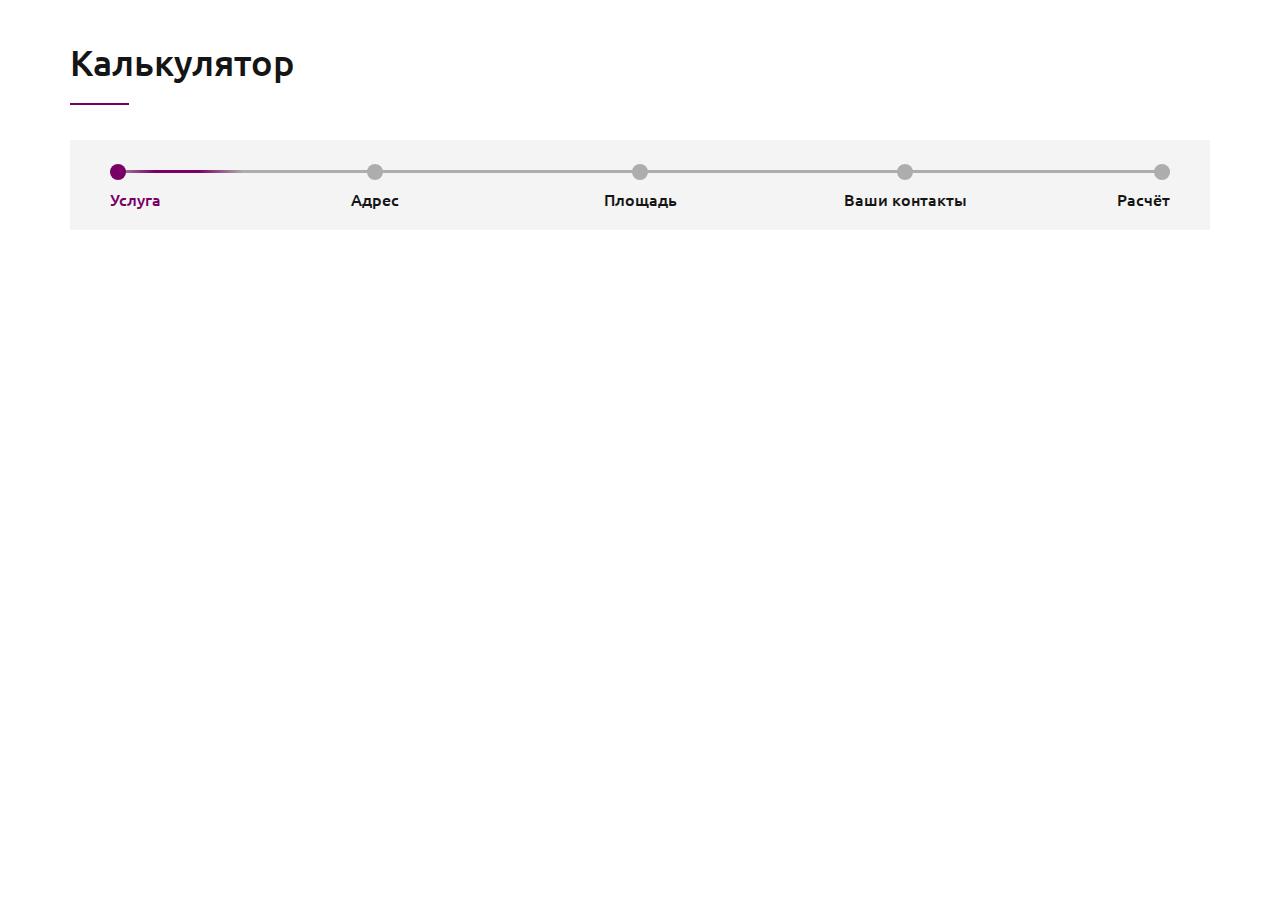
<file: calculator/index.html>
<!DOCTYPE html>
<html lang="ru">
<head>
    <meta charset="UTF-8">
    <title>Калькулятор услуг</title>
    <meta name="viewport" content="width=device-width, initial-scale=1.0">
    <meta http-equiv="X-UA-Compatible" content="ie=edge">
    <link rel="stylesheet" href="./css/style.css">
</head>
<body>
    <div class="container">
        <h1 class="title">Калькулятор</h1>

        <div class="steps-points">
            <ul>
                <li class="point current">Услуга</li>
                <li class="point">Адрес</li>
                <li class="point">Площадь</li>
                <li class="point">Ваши контакты</li>
                <li class="point">Расчёт</li>
            </ul>
        </div>

        <div class="steps-points-mobile">
            <div class="point-mobile-current">Услуга</div>
            <ul class="points-mobile-list hidden">
                <li class="point-mobile current">Услуга</li>
                <li class="point-mobile">Адрес</li>
                <li class="point-mobile">Площадь</li>
                <li class="point-mobile">Ваши контакты</li>
                <li class="point-mobile">Расчёт</li>
            </ul>
        </div>

        <form class="steps-wrap" action="">
            <div class="step step-one active">
                <h2 class="step-title">Укажите какие услуги вам нужны</h2>

                <div class="element-wrap">
                    <img src="./img/service1.jpg" alt="">
                    <input type="checkbox" id="service1" name="service1" value="Подготовка технического плана">
                    <label for="service1">Подготовка технического плана</label>
                </div>

                <div class="element-wrap">
                    <img src="./img/service2.jpg" alt="">
                    <input type="checkbox" id="service2" name="service2" value="Вынос границ участка в натуру">
                    <label for="service2">Вынос границ участка в натуру</label>
                </div>

                <div class="element-wrap">
                    <img src="./img/service3.jpg" alt="">
                    <input type="checkbox" id="service3" name="service3" value="Подготовка межевого плана">
                    <label for="service3">Подготовка межевого плана</label>                    
                </div>

                <div class="element-wrap">
                    <img src="./img/service4.jpg" alt="">
                    <input type="checkbox" id="service4" name="service4" value="Исполнительная съёмка">
                    <label for="service4">Исполнительная съёмка</label>                    
                </div>

                <div class="element-wrap">
                    <img src="./img/service5.jpg" alt="">
                    <input type="checkbox" id="service5" name="service5" value="Топографическая съёмка">
                    <label for="service5">Топографическая съёмка</label>                   
                </div>

                <div class="element-wrap">
                    <a class="question" href="#">?</a>
                    <a class="btn btn-forward" href="#">Дальше</a>
                </div>

            </div>

            <div class="step step-two hidden">
                <h2 class="step-title">Укажите адрес работ</h2>

                <div class="element-wrap">
                    <input type="text" placeholder="Например, г. Москва, ул. Примерная, 1" required="required">
                    <a class="question" href="#">?</a>
                </div>

                <div class="nav-links">
                    <a class="btn btn-back" href="#">Назад</a>
                    <a class="btn btn-forward" href="#">Дальше</a>
                </div>
            </div>

            <div class="step step-three hidden">
                <h2 class="step-title">Укажите площадь объекта в сотках</h2>

                <div class="element-wrap">
                    <input type="number" value="" required="required">
                    <input type="checkbox" class="custom-checkbox" id="docs" name="docs" value="Подать документы" checked required="required">
                    <label for="docs">Подать документы</label>  
                </div>

                <div class="element-wrap">
                    <a class="question" href="#">?</a>
                </div>

                <div class="nav-links">
                    <a class="btn btn-back" href="#">Назад</a>
                    <a class="btn btn-forward" href="#">Дальше</a>
                </div>
            </div>

            <div class="step step-four hidden">
                <h2 class="step-title">Оставьте свои данные для расчёта суммы</h2>

                <div class="element-wrap">
                    <div class="inputs-group">
                        <input type="text" placeholder="Имя" required="required">
                        <input type="text" placeholder="Телефон" required="required">
                        <textarea name="comment" placeholder="Комментарий"></textarea>
                    </div>

                    <div class="checkboxes-group">
                        <input type="checkbox" class="custom-checkbox" id="call" name="call" value="Позвонить на телефон" checked>
                        <label for="call">Позвонить на телефон</label> 

                        <input type="checkbox" class="custom-checkbox" id="whatsapp" name="whatsapp" value="Отправить сообщение в WhatsApp">
                        <label for="whatsapp">Отправить сообщение в WhatsApp</label> 

                        <input type="checkbox" class="custom-checkbox" id="viber" name="viber" value="Отправить сообщение в Viber">
                        <label for="viber">Отправить сообщение в Viber</label> 
                    </div> 
                </div>

                <div class="element-wrap">
                    <a class="question" href="#">?</a>
                </div>

                <div class="element-wrap w100">
                    <input type="checkbox" class="custom-checkbox" id="agree" name="agree" value="Согласие с политикой персональных данных" checked required="required">
                    <label for="agree">Согласие с <a class="agreement" href="#">Политикой персональных данных</a></label>  
                </div>

                <div class="nav-links">
                    <a class="btn btn-back" href="#">Назад</a>
                    <button type="submit" class="btn btn-forward" href="#">Дальше</button>
                </div>
            </div>

            <div class="step step-five hidden">
                <h2 class="step-title">Примерная сумма проекта</h2>

                <div class="result">
                    <div class="user-data">
                        <p><span>1. Услуга:</span> <span>Исполнительная съёмка</span></p>
                        <p><span>По адресу:</span> <span>Москва, МО</span></p>
                        <p><span>Площадь:</span> <span>21 сотка</span></p>
                    </div>
                    <div class="price">
                        <p><span>Ориентировочная стоимость услуги:</span> <span class="crossed-out">10 000 р.</span></p>
                        <p><span>Скидка:</span> <span class="primary-color">10%</span></p>
                        <p><span>Стоимость услуги с учетом скидки:</span> <span class="primary-color">9 000 р.</span></p>
                    </div>
                    <div class="discount">
                        <p><span>Акция:</span> <span class="primary-color larger-font">Геоакция на Март</span></p>
                        <div class="total-price-link">
                            <a href="#">Ориентировочный бюджет проекта с учетом скидки:</a>      
                            <a class="down-arrow" href="#">&darr;</a>
                        </div>
                    </div>
                </div>

                <div class="result">
                    <div class="user-data">
                        <p><span>2. Услуга:</span> <span>Исполнительная съёмка</span></p>
                        <p><span>По адресу:</span> <span>Москва, МО</span></p>
                        <p><span>Площадь:</span> <span>21 сотка</span></p>
                    </div>
                    <div class="price">
                        <p><span>Ориентировочная стоимость услуги:</span> <span class="primary-color">10 000 р.</span></p>
                    </div>
                    <div class="discount discount-empty">
                    </div>
                </div>

                <div class="result">
                    <div class="user-data">
                        <p><span>3. Услуга:</span> <span>Исполнительная съёмка</span></p>
                        <p><span>По адресу:</span> <span>Москва, МО</span></p>
                        <p><span>Площадь:</span> <span>21 сотка</span></p>
                    </div>
                    <div class="price">
                        <p><span>Ориентировочная стоимость услуги:</span> <span class="crossed-out">10 000 р.</span></p>
                        <p><span>Скидка:</span> <span class="primary-color">10%</span></p>
                        <p><span>Стоимость услуги с учетом скидки:</span> <span class="primary-color">9 000 р.</span></p>
                    </div>
                    <div class="discount">
                        <p><span>Акция:</span> <span class="primary-color larger-font">Скидка на всё 10%</span></p>
                    </div>
                </div>

                <div class="total-price">
                    <p><span>Ориентировочный бюджет проекта с учётом скидки:</span> <span>15 990 р.</span></p>                    
                </div>

                <div class="reset-form">
                    <button type="reset" class="btn btn-reset" href="#">Сделать ещё один расчёт</button>
                </div>
            </div>

        </form>
          
    </div> 

    <script src="./js/common.js"></script>
</body>
</html>
</file>
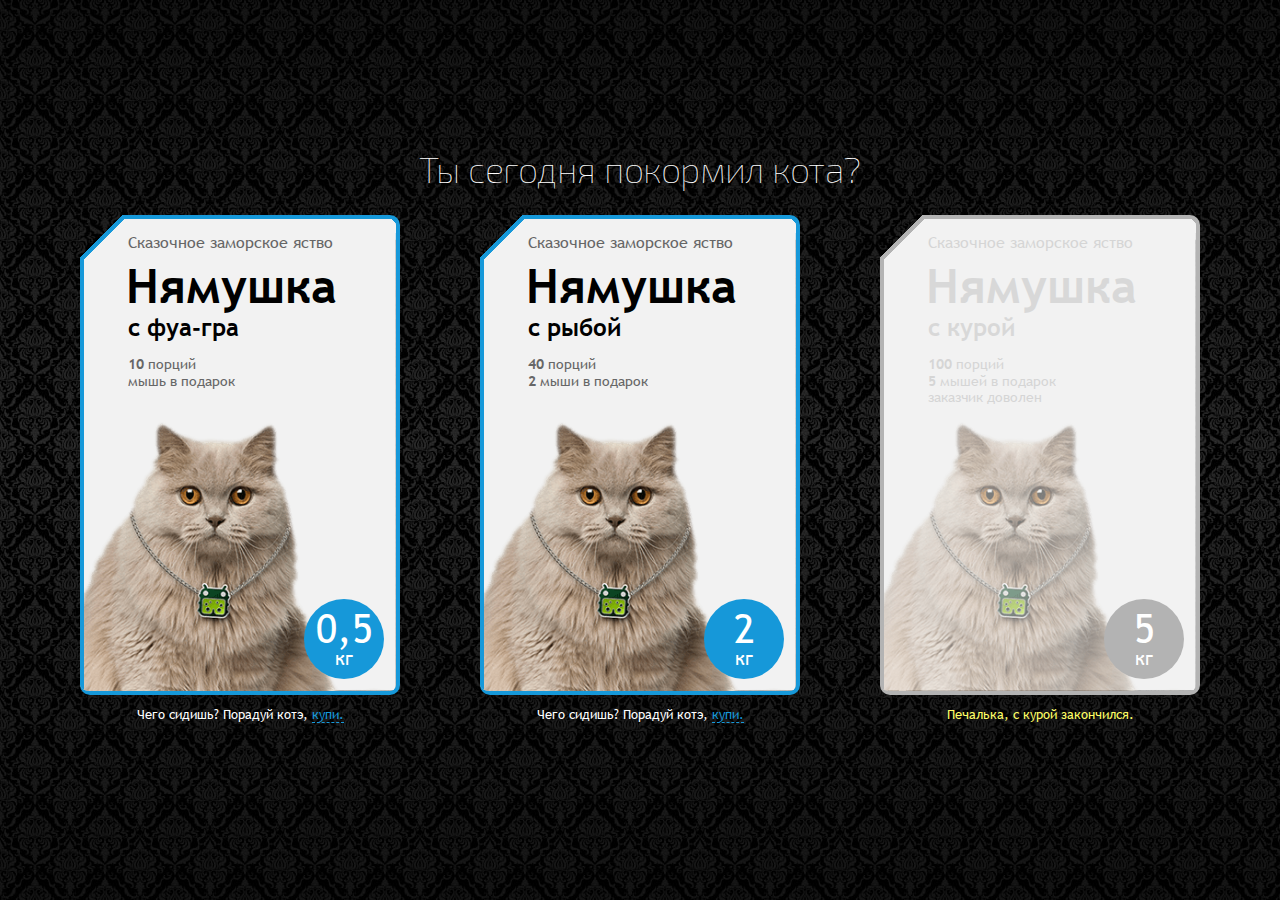
<file: fun/index.html>
<!DOCTYPE html>
<html lang="ru">

<head>
    <meta charset="UTF-8">
    <title>Тестовое задание Funbox</title>
    <meta name="description" content="">
    <meta name="viewport" content="width=device-width, initial-scale=1.0">
    <meta http-equiv="X-UA-Compatible" content="ie=edge">
    <link rel="stylesheet" href="css/style.css">
</head>

<body>
    <div class="content">
        <div class="container">
            <h1>Ты сегодня покормил кота?</h1>
            <div class="cards">
                <div class="card-col">
                    <div class="card">
                        <p class="legend">Сказочное заморское яство</p>
                        <h3>Нямушка <br/> <span>с фуа-гра</span></h3>
                        <p class="description"><span>10</span> порций</p>
                        <p class="description"><span></span> мышь в подарок</p>
                        <img src="./img/cat.png" alt="Кошка">
                        <div class="label-weight">0,5<span>кг</span></div>
                    </div>
                    <p class="comment">Чего сидишь? Порадуй котэ, <a href="#">купи.</a></p>
                    <p class="comment comment-selected hidden">Печень утки разварная с артишоками.</p>
                    <p class="comment comment-disabled hidden">Печалька, с фуа-гра закончился.</p>
                </div>
                <div class="card-col">
                    <div class="card">
                        <p class="legend">Сказочное заморское яство</p>
                        <h3>Нямушка <br/> <span>с рыбой</span></h3>
                        <p class="description"><span>40</span> порций</p>
                        <p class="description"><span>2</span> мыши в подарок</p>
                        <img src="./img/cat.png" alt="Кошка">
                        <div class="label-weight">2<span>кг</span></div>
                    </div>
                    <p class="comment">Чего сидишь? Порадуй котэ, <a href="#">купи.</a></p>
                    <p class="comment comment-selected hidden">Головы щучьи с чесноком да свежайшая сёмгушка.</p>
                    <p class="comment comment-disabled hidden">Печалька, с рыбой закончился.</p>
                </div>
                <div class="card-col">
                    <div class="card disabled">
                        <p class="legend">Сказочное заморское яство</p>
                        <h3>Нямушка <br/> <span>с курой</span></h3>
                        <p class="description"><span>100</span> порций</p>
                        <p class="description"><span>5</span> мышей в подарок</p>
                        <p class="description">заказчик доволен</p>
                        <img src="./img/cat.png" alt="Кошка">
                        <div class="label-weight">5<span>кг</span></div>
                    </div>
                    <p class="comment hidden">Чего сидишь? Порадуй котэ, <a href="#">купи.</a></p>
                    <p class="comment comment-selected hidden">Филе из цыплят с трюфелями в бульоне.</p>
                    <p class="comment comment-disabled">Печалька, с курой закончился. </p>
                </div>
            </div>
        </div>
    </div>
    <script src="js/common.js"></script>
</body>

</html>
</file>
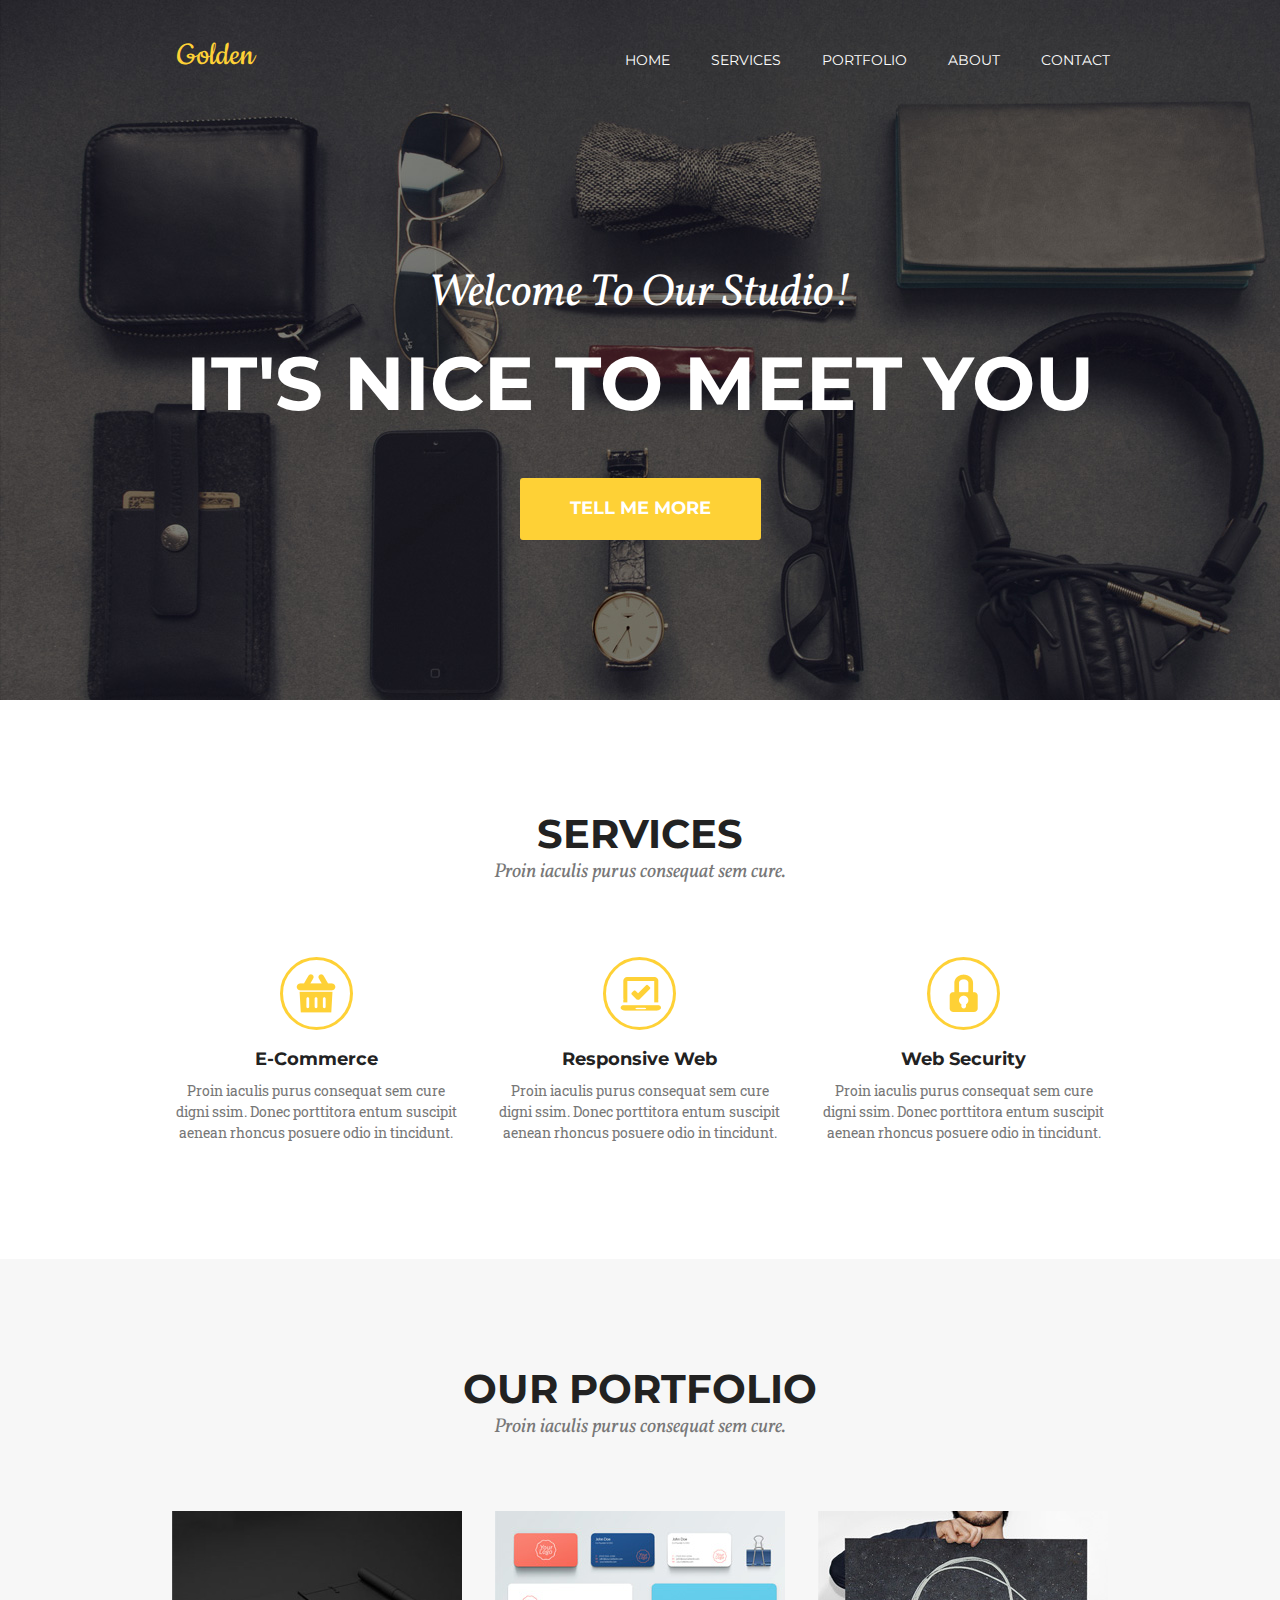
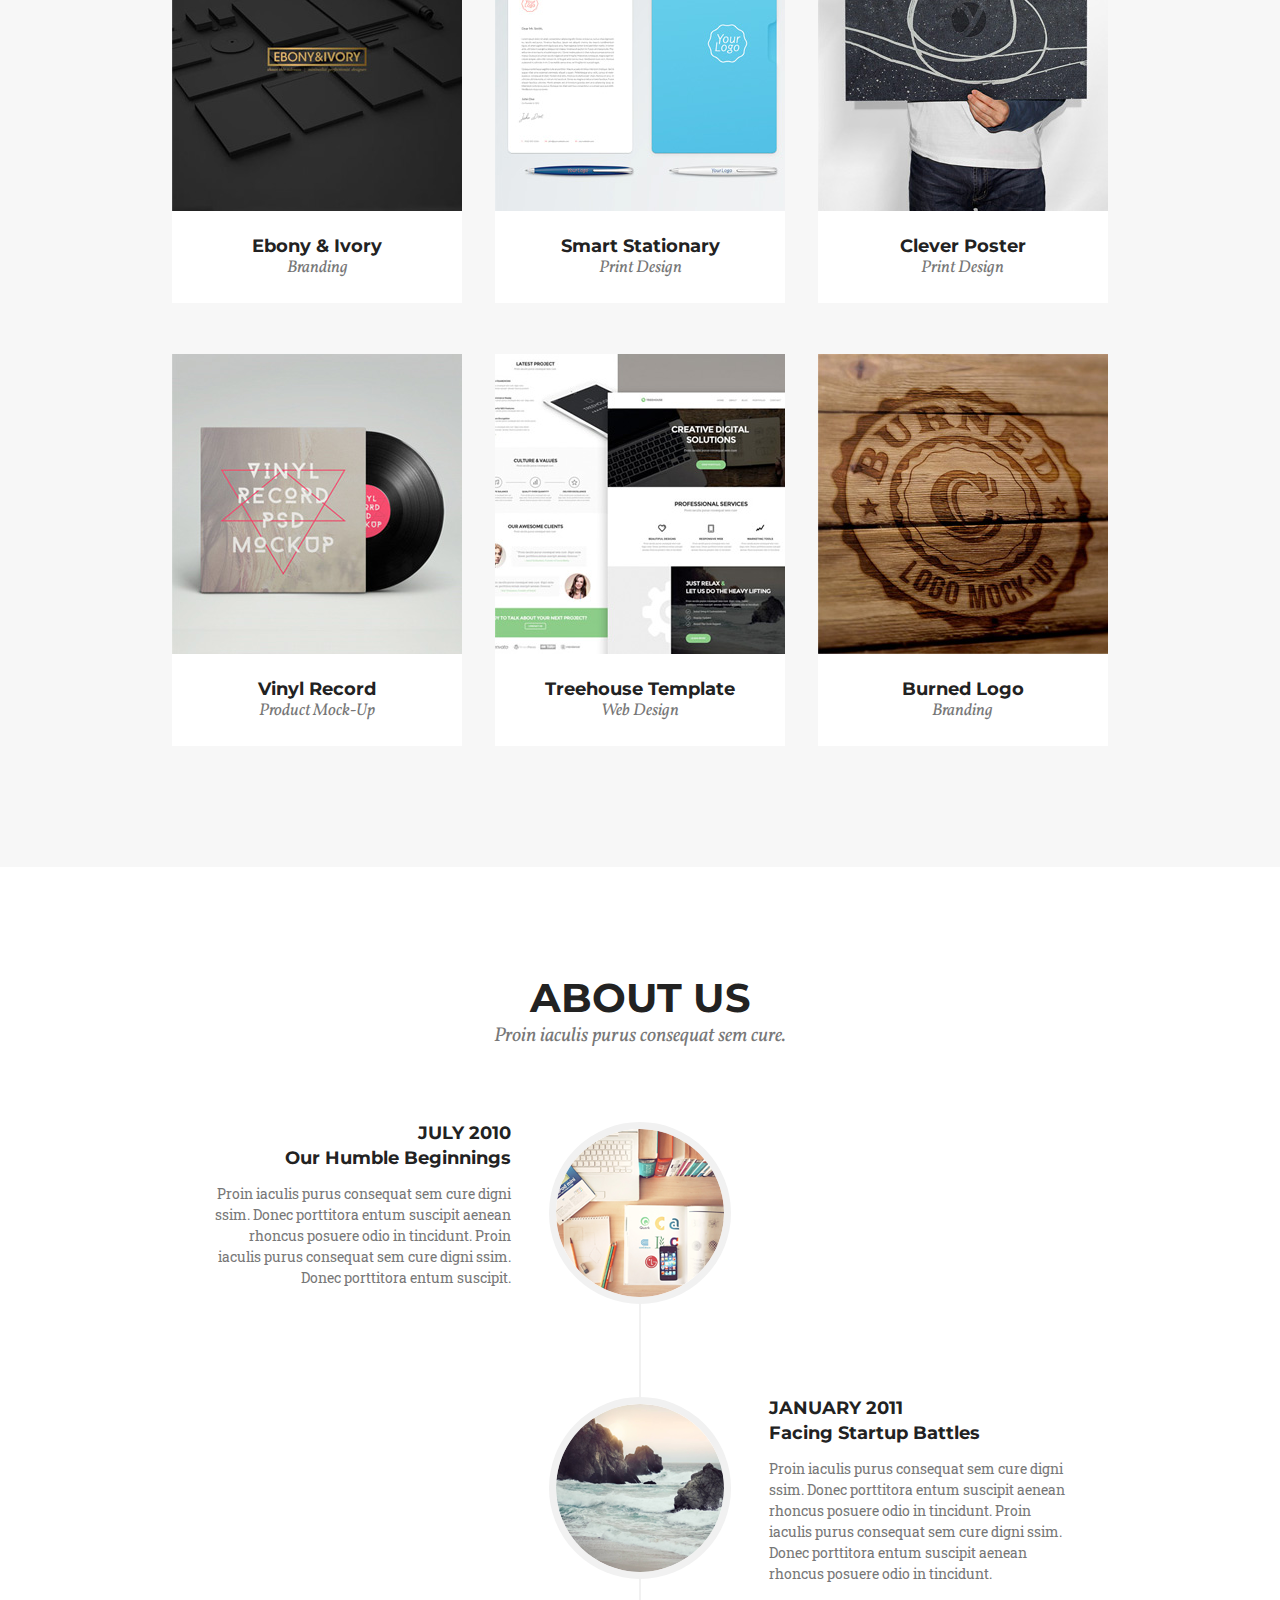
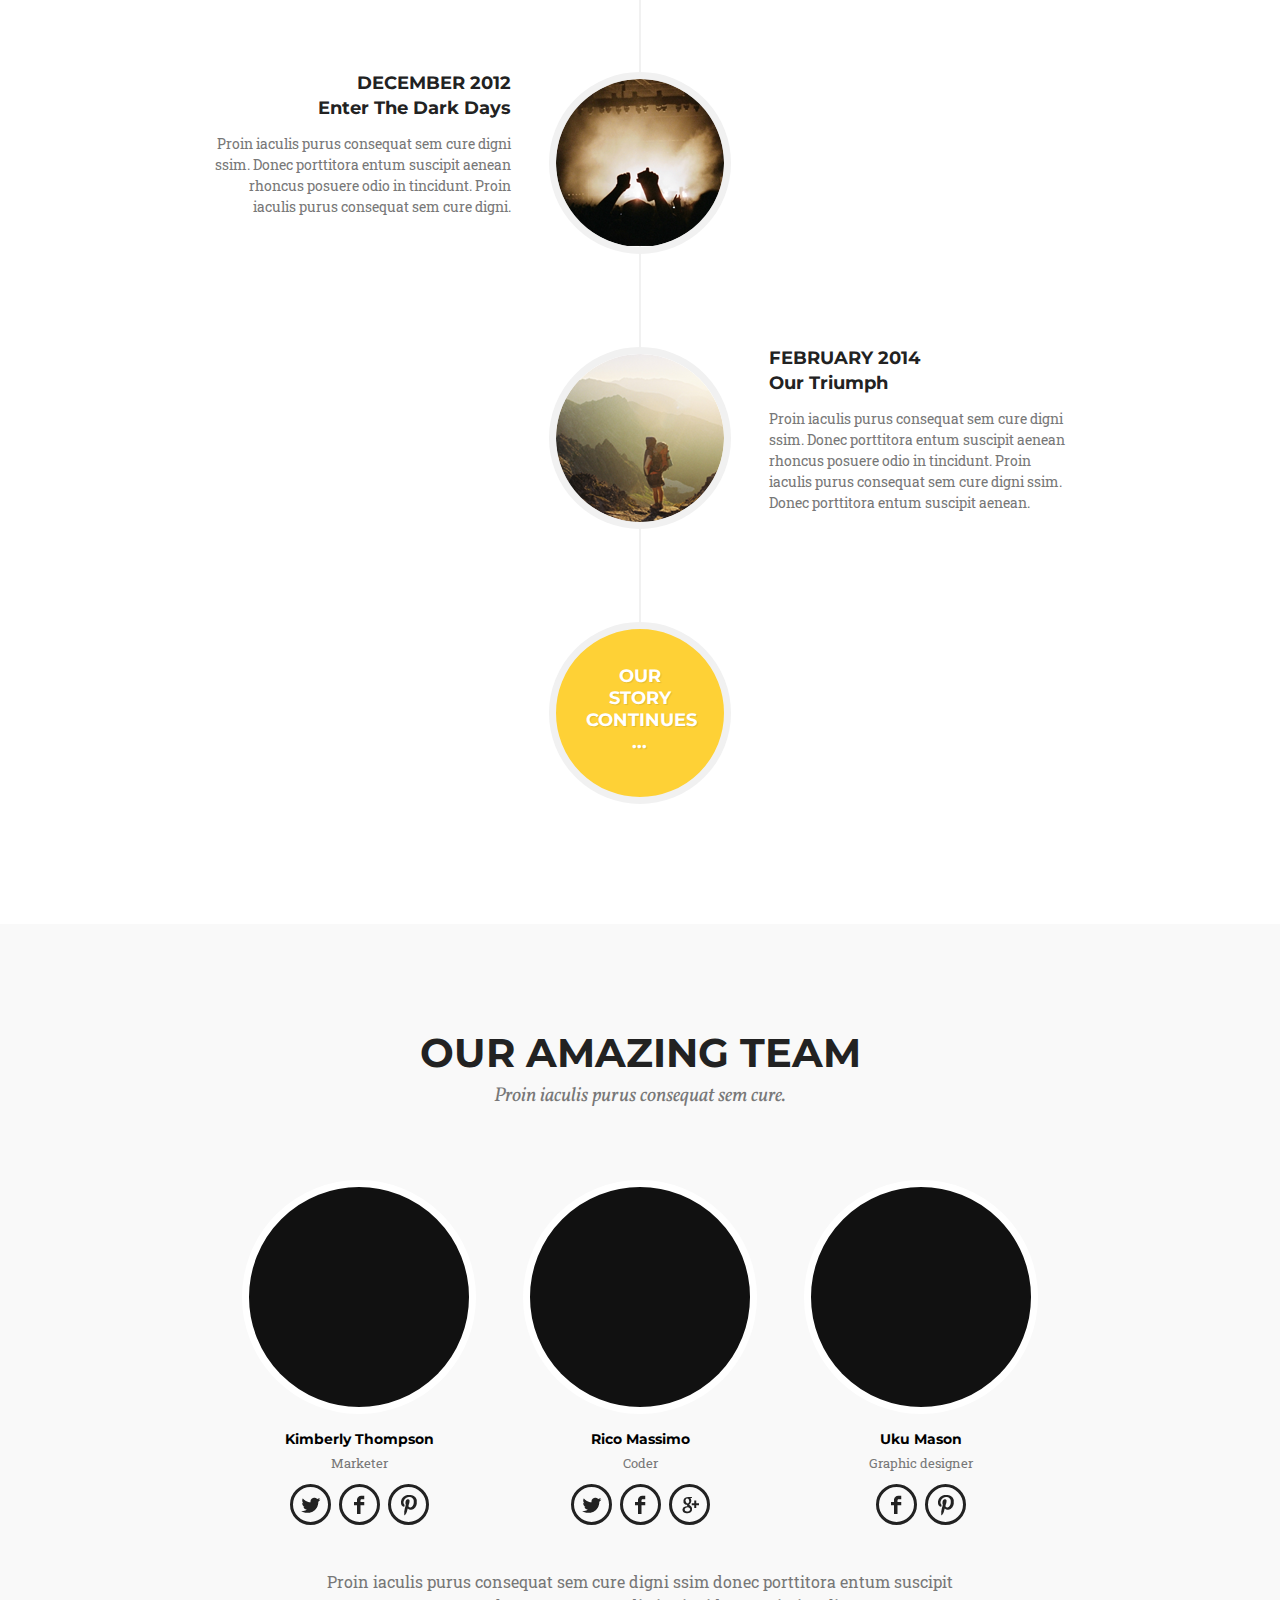
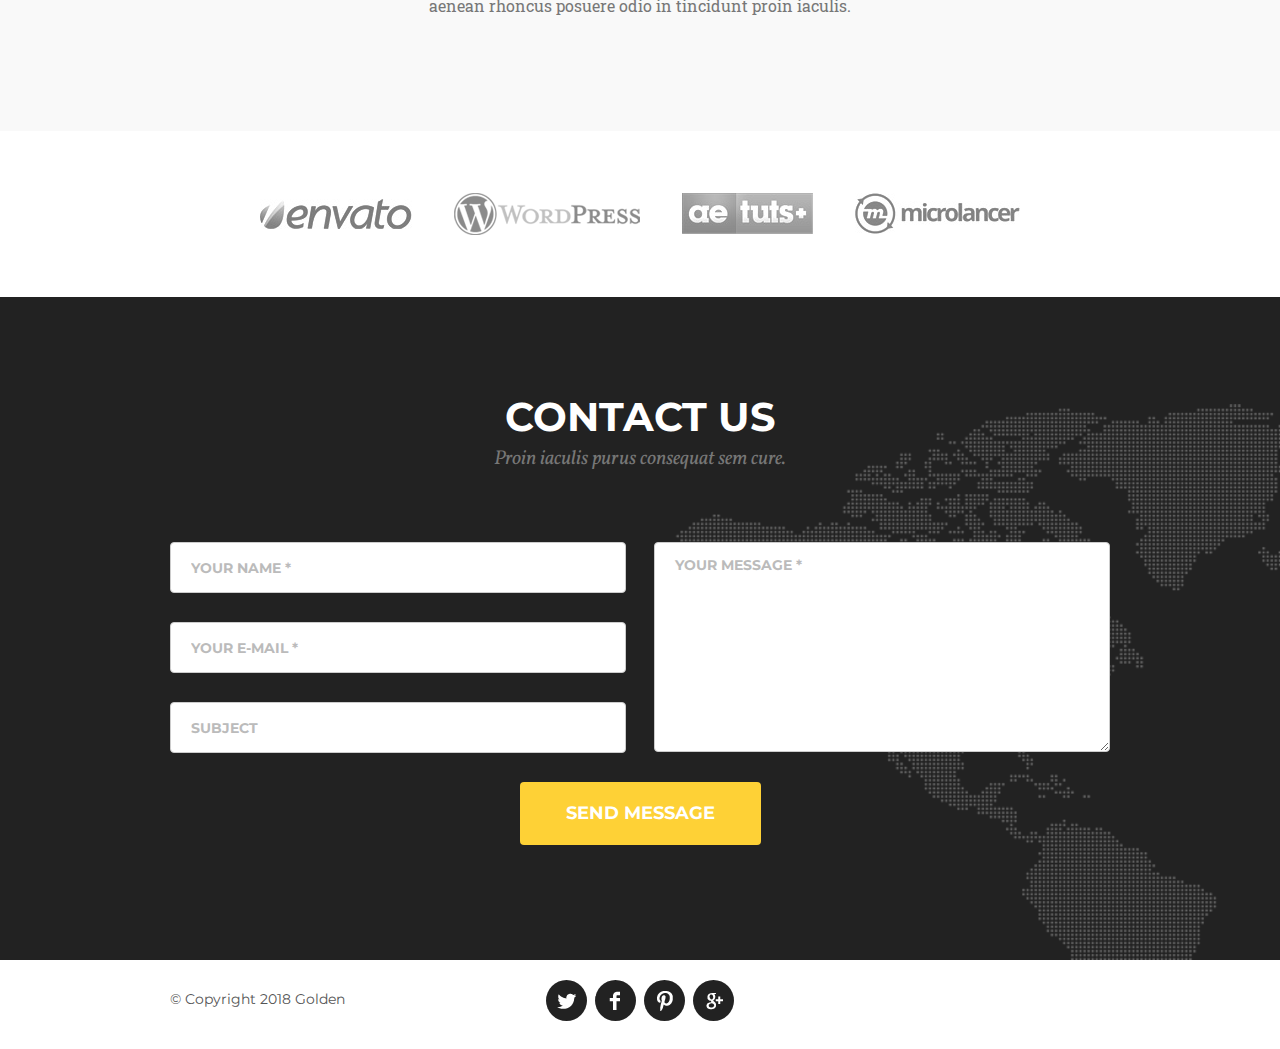
<file: golden/index.html>
<!DOCTYPE html>
<html lang="en">
<head>
	<meta charset="UTF-8">
	<title>Golden Studio</title>
	<link href="css/styles.css" rel="stylesheet">
	<link href="https://fonts.googleapis.com/css?family=Cookie" rel="stylesheet">
	<link href="https://fonts.googleapis.com/css?family=Montserrat:300,400,600,700&amp;subset=cyrillic" rel="stylesheet">
	<link href="https://fonts.googleapis.com/css?family=Vollkorn:400,400i" rel="stylesheet">
	<link href="https://fonts.googleapis.com/css?family=Roboto+Slab&amp;subset=cyrillic-ext" rel="stylesheet">
</head>
<body>
	<header>
		<div class="wrap">
			<p class="logo">Golden</p>
			<nav>
				<ul>
					<li>
						<a href="">Home</a>
					</li>
					<li>
						<a href="">Services</a>
					</li>
					<li>
						<a href="">Portfolio</a>
					</li>
					<li>
						<a href="">About</a>
					</li>
					<li>
						<a href="">Contact</a>
					</li>
				</ul>
			</nav>
			<h1>Welcome to our studio!</h1>
			<p class="title">It's nice to meet you</p>
			<a class="link" href="">Tell me more</a>
		</div>
	</header>

	<section id="services">
		<div class="wrap">
			<h2>Services</h2>
			<p class="subtitle">Proin iaculis purus consequat sem cure.</p>
			<div class="service">
				<div class="service-commerce"></div>
				<h3>E-commerce</h3>
				<p>Proin iaculis purus consequat sem cure digni ssim. Donec porttitora entum suscipit aenean rhoncus posuere odio in tincidunt.</p>
			</div>
			<div class="service center">
				<div class="service-web"></div>
				<h3>Responsive web</h3>
				<p>Proin iaculis purus consequat sem cure digni ssim. Donec porttitora entum suscipit aenean rhoncus posuere odio in tincidunt.</p>
			</div>
			<div class="service">
				<div class="service-security"></div>
				<h3>Web security</h3>
				<p>Proin iaculis purus consequat sem cure digni ssim. Donec porttitora entum suscipit aenean rhoncus posuere odio in tincidunt.</p>
			</div>
		</div>
	</section>

	<section id="portfolio">
		<div class="wrap">
			<h2>Our portfolio</h2>
			<p class="subtitle">Proin iaculis purus consequat sem cure.</p>
			<div class="item">
				<a href="">
					<img src="img/image1.jpg" alt="">
					<h3>Ebony &amp; Ivory</h3>
					<p class="item-subtitle">Branding</p>
				</a>
			</div>
			<div class="item">
				<a href="">
					<img src="img/image2.jpg" alt="">
					<h3>Smart stationary</h3>
					<p class="item-subtitle">Print design</p>
				</a>
			</div>
			<div class="item">
				<a href="">
					<img src="img/image3.jpg" alt="">
					<h3>Clever poster</h3>
					<p class="item-subtitle">Print design</p>
				</a>
			</div>
			<div class="item">
				<a href="">
					<img src="img/image4.jpg" alt="">
					<h3>Vinyl record</h3>
					<p class="item-subtitle">Product mock-up</p>
        </a>
			</div>
			<div class="item">
				<a href="">
					<img src="img/image5.jpg" alt="">
					<h3>Treehouse template</h3>
					<p class="item-subtitle">Web design</p>
        </a>
			</div>
			<div class="item">
				<a href="">
					<img src="img/image6.jpg" alt="">
					<h3>Burned logo</h3>
					<p class="item-subtitle">Branding</p>
        </a>
			</div>
	  </div>
	</section>

	<section id="about">
		<div class="wrap">
			<h2>About us</h2>
			<p class="subtitle">Proin iaculis purus consequat sem cure.</p>
			<div class="wrap-items">
				<div class="about-item">
					<div class="about-left">
						<h4>July 2010</h4>
						<p class="about-item-subtitle">Our humble beginnings</p>
						<p>Proin iaculis purus consequat sem cure digni ssim. Donec porttitora entum suscipit aenean rhoncus posuere odio in tincidunt. Proin iaculis purus consequat sem cure digni ssim. Donec porttitora entum suscipit.</p>
					</div>
					<div class="about-center">
						<img src="img/about-img1.png" alt="">
					</div>
					<div class="about-right"></div>
				</div>
				<div class="about-item">
					<div class="about-left"></div>
					<div class="about-center">
						<img src="img/about-img2.png" alt="">
					</div>
					<div class="about-right">
						<h4>January 2011</h4>
						<p class="about-item-subtitle">Facing startup battles</p>
						<p>Proin iaculis purus consequat sem cure digni ssim. Donec porttitora entum suscipit aenean rhoncus posuere odio in tincidunt. Proin iaculis purus consequat sem cure digni ssim. Donec porttitora entum suscipit aenean rhoncus posuere odio in tincidunt.</p>
					</div>
				</div>
				<div class="about-item">
					<div class="about-left">
						<h4>December 2012</h4>
						<p class="about-item-subtitle">Enter the dark days</p>
						<p>Proin iaculis purus consequat sem cure digni ssim. Donec porttitora entum suscipit aenean rhoncus posuere odio in tincidunt. Proin iaculis purus consequat sem cure digni.</p>
					</div>
					<div class="about-center">
						<img src="img/about-img3.png" alt="">
					</div>
					<div class="about-right"></div>
				</div>
				<div class="about-item">
					<div class="about-left"></div>
					<div class="about-center">
						<img src="img/about-img4.png" alt="">
					</div>
					<div class="about-right">
						<h4>February 2014</h4>
						<p class="about-item-subtitle">Our triumph</p>
						<p>Proin iaculis purus consequat sem cure digni ssim. Donec porttitora entum suscipit aenean rhoncus posuere odio in tincidunt. Proin iaculis purus consequat sem cure digni ssim. Donec porttitora entum suscipit aenean.</p>
					</div>
				</div>
				<div class="about-item">
					<div class="about-center">
						<h4>Our story continues ...</h4>
					</div>
				</div>
			</div>
		</div>
	</section>

	<section id="team">
		<div class="wrap">
			<h2>Our amazing team</h2>
			<p class="subtitle">Proin iaculis purus consequat sem cure.</p>
			<div class="person">
				<div class="person-photo"></div>
				<p>Kimberly Thompson</p>
				<p class="prof">Marketer</p>
				<a href="">
					<div class="icon-twitter"></div>
				</a>
        <a href="">
					<div class="icon-facebook"></div>
				</a>
        <a href="">
					<div class="icon-pinterest"></div>
				</a>
			</div>
			<div class="person">
				<div class="person-photo"></div>
				<p>Rico Massimo</p>
				<p class="prof">Coder</p>
				<a href="">
					<div class="icon-twitter"></div>
				</a>
				<a href="">
					<div class="icon-facebook"></div>
				</a>
        <a href="">
					<div class="icon-google"></div>
				</a>
			</div>
			<div class="person">
				<div class="person-photo"></div>
				<p>Uku Mason</p>
				<p class="prof">Graphic designer</p>
				<a href="">
					<div class="icon-facebook"></div>
				</a>
				<a href="">
					<div class="icon-pinterest"></div>
				</a>
			</div>
			<p class="team-text">Proin iaculis purus consequat sem cure  digni ssim donec porttitora entum suscipit aenean rhoncus posuere odio in tincidunt proin iaculis.</p>
		</div>
	</section>

	<div class="logos">
		<img src="img/logo-partner1.jpg" alt="">
		<img src="img/logo-partner2.png" alt="">
		<img src="img/logo-partner3.jpg" alt="">
		<img src="img/logo-partner4.jpg" alt="">
	</div>

	<section id="contact">
		<div class="wrap">
			<h2>Contact us</h2>
			<p class="subtitle">Proin iaculis purus consequat sem cure.</p>
			<form action="send.php">
				<div class="fields">
					<div class="field">
						<input type="text" name="name" required placeholder="Your name *">
					</div>
					<div class="field">
						<input type="text" name="email" required placeholder="Your e-mail *">
					</div>
					<div class="field">
						<input type="text" name="subject" placeholder="Subject">
					</div>
				</div>
				<div class="fields">
					<textarea name="message" required placeholder="Your message *"></textarea>
				</div>
        <input type="submit" value="Send message">
			</form>
		</div>
	</section>

	<footer>
		<div class="wrap">
			<div class="copyright">
				<p>&copy; Copyright 2018 Golden</p>
			</div>
			<div class="social">
				<a href="">
					<div class="icon-twitter"></div>
				</a>
				<a href="">
					<div class="icon-facebook"></div>
				</a>
    		<a href="">
					<div class="icon-pinterest"></div>
				</a>
				<a href="">
					<div class="icon-google"></div>
				</a>
			</div>
		</div>
	</footer>
</body>
</html>
</file>
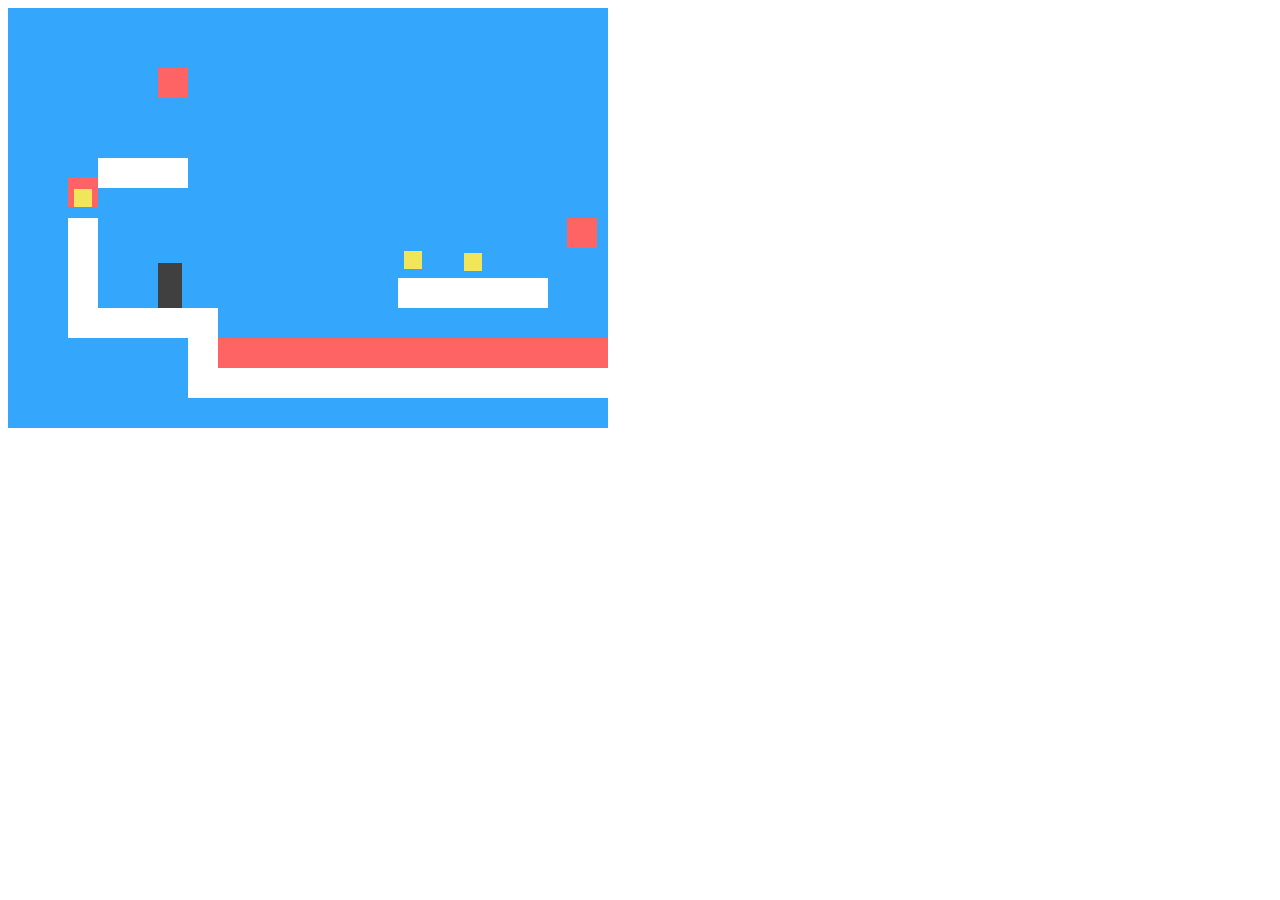
<file: js-game/index.html>
<!DOCTYPE html>
<html lang="en">
<head>
  <meta charset="UTF-8">
  <meta name="viewport" content="width=device-width, initial-scale=1.0">
  <meta http-equiv="X-UA-Compatible" content="ie=edge">
  <title>Document</title>
  <link rel="stylesheet" href="./css/main.css">
</head>
<body>
  <script src="./js/app.js"></script>
  <script src="./game.js"></script>
</body>
</html>
</file>
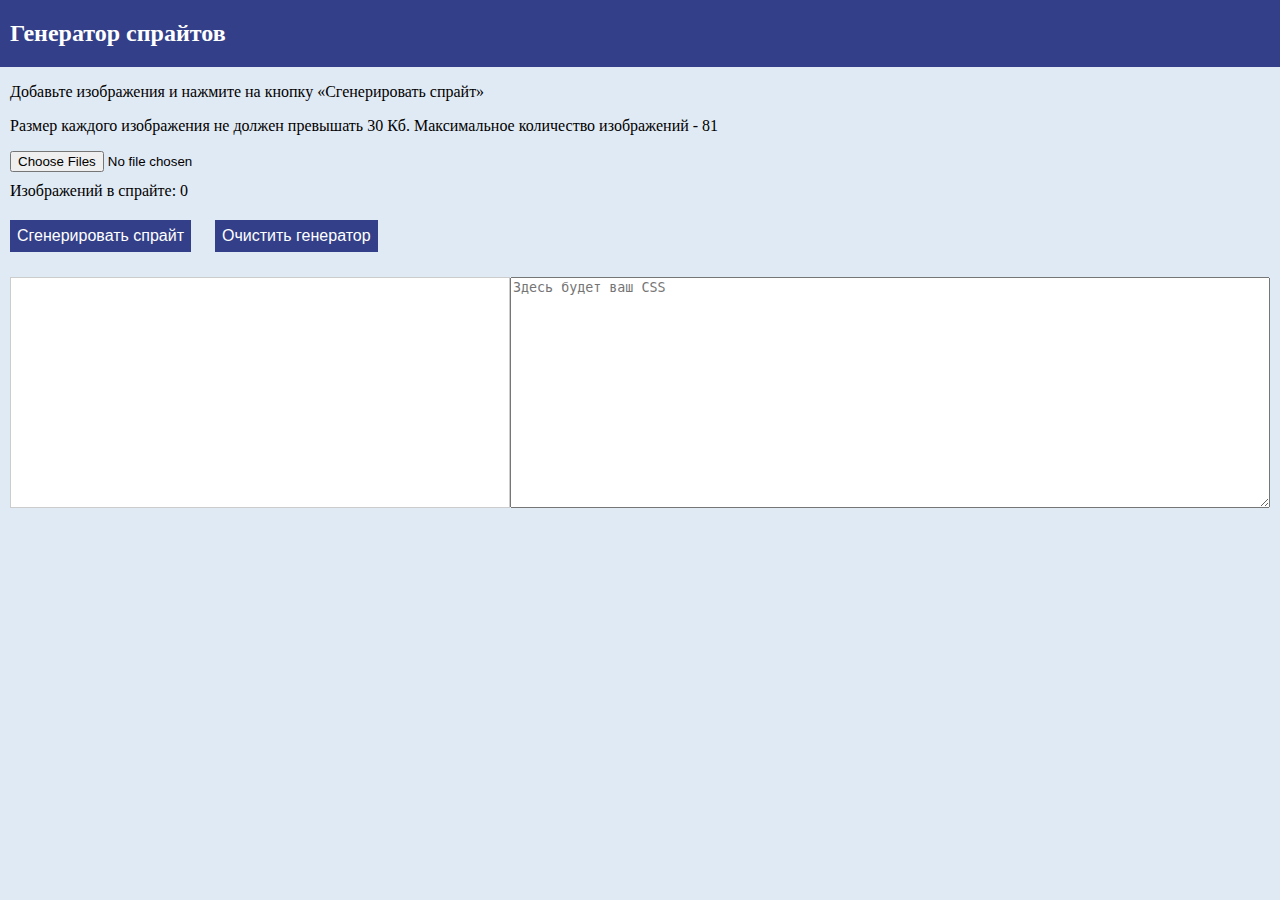
<file: sprite/index.html>
<!doctype html>
<html lang="ru">
<head>
    <meta charset="UTF-8">
    <meta name="viewport"
          content="width=device-width, user-scalable=no, initial-scale=1.0, maximum-scale=1.0, minimum-scale=1.0">
    <meta http-equiv="X-UA-Compatible" content="ie=edge">
    <title>Генератор спрайтов</title>
    <link rel="stylesheet" href="css/style.css">
</head>
<body>
    <div class="sprite-generator" id="generator">
        <div class="sprite-generator__title">
            <h2>Генератор спрайтов</h2>   
        </div>
        <p>Добавьте изображения и нажмите на кнопку «Сгенерировать спрайт»</p>
        <p>Размер каждого изображения не должен превышать 30 Кб. Максимальное количество изображений - 81</p>
        <input type="file" multiple class="sprite-generator__upload">
        <span class="error hidden"></span>
        <div class="images__added-count">Изображений в спрайте:
            <span class="images__added-count-value">0</span>
        </div>
        <!-- <canvas id="canvas"></canvas> -->
        <button class="sprite-generator__generate">Сгенерировать спрайт</button>
        <button class="sprite-generator__clear">Очистить генератор</button>
        <div class="sprite-generator__result">

            <div class="sprite-generator__preview">
                <img alt="" class="sprite-generator__result-image">
            </div>
            <textarea class="sprite-generator__code" cols="30" rows="15" placeholder="Здесь будет ваш CSS" readonly></textarea>
        </div>
    </div>
    <script src="js/main.js"></script>
</body>
</html>
</file>
<file: calculator/css/style.css>
@font-face {
    font-family: 'Ubuntu';
    font-style: normal;
    font-weight: 300;
    src: url('../fonts/Ubuntu-Light.ttf') format('truetype');
}
@font-face {
    font-family: 'Ubuntu';
    font-style: normal;
    font-weight: 400;
    src: url('../fonts/Ubuntu-Regular.ttf') format('truetype');
}
@font-face {
    font-family: 'Ubuntu';
    font-style: normal;
    font-weight: 500;
    src: url('../fonts/Ubuntu-Medium.ttf') format('truetype');
}
@font-face {
    font-family: 'Ubuntu';
    font-style: normal;
    font-weight: 700;
    src: url('../fonts/Ubuntu-Bold.ttf') format('truetype');
}

:root {
    --primary-color: #7a0066;
    --grey-color: #adadad;
    --grey-light-color: #f4f4f4;
}

* {
    box-sizing: border-box;
}

body {
    margin: 0;
    font-family: 'Ubuntu', sans-serif;
    font-weight: 300;
    color: #151515;
}

button,
textarea {
	font-family: inherit;
	font-size: 100%;
}

button,
[type="reset"],
[type="submit"] {
    background: inherit;
    cursor: pointer;
	-webkit-appearance: button;
}

.container {
    max-width: 1140px;
    margin: 0 auto;
    padding: 40px 0;
}

.title {
    position: relative;
    margin: 0 0 55px;
    font-size: 36px;
    font-weight: 500;
}

.title::after {
    position: absolute;
    bottom: -20px;
    left: 0;
    width: 59px;
    height: 2px;
    content: "";
    background: var(--primary-color);
}

.steps-points {
    height: 90px;
    padding: 32px 40px;
    background: var(--grey-light-color);
    font-weight: 500;
}

.steps-points ul, .steps-points-mobile ul {
    list-style-type: none;
}

.steps-points ul {
    display: flex;
    justify-content: space-between;
    align-items: flex-end;
    padding: 0;
}

.steps-points-mobile {
    display: none;
    position: relative;
}

.point-mobile-current, .points-mobile-list {
    padding: 20px;
    font-size: 18px;
    font-weight: 500;
    background: var(--grey-light-color);
}

.point-mobile-current {
    position: relative;
    cursor: pointer;
    color: var(--primary-color);
}

.point-mobile-current::after {
    position: absolute;
    top: 44%;
    right: 20px;
    width: 0;
	height: 0;
	border-left: 7px solid transparent;
	border-right: 7px solid transparent;
	border-top: 10px solid var(--primary-color);
    content: "";
}

.points-mobile-list {
    position: absolute;
    top: 50px;
    left: 0;
    right: 0;
    z-index: 5;
    opacity: 0;
    transition: 0.5s;
}

.point-mobile {
    padding: 4px 0;
}

.point {
    position: relative;
    width: 25%;
    text-align: center;
}

.point:first-child, .point:last-child {
    width: 12.5%;
}

.point:first-child {
    text-align: left;
}

.point:last-child {
    text-align: right;
}

.point::before, .point::after {
    position: absolute;
    content: "";
    background: var(--grey-color);
}

.point::before {
    top: -18px;
    left: 0;
    right: 0;
    height: 3px;
}

.point::after {
    top: -24px;
    left: calc(50% - 8px);
    width: 16px;
    height: 16px;
    border-radius: 50%;
}

.point:first-child::after {
    left: 0;
}

.point:last-child::after {
    right: 0;
    left: auto;
}

.point.current {
    color: var(--primary-color);
    transition: 0.2s;
}

.point-mobile.current {
    color: var(--primary-color);
}

.point.current::before {
    background: linear-gradient(to right, var(--grey-color), var(--primary-color), var(--primary-color), var(--grey-color));
}

.point.current::after {
    background: var(--primary-color);
}

.steps-wrap {
    position: relative;
    height: auto;
    margin-bottom: 50px;
    transition: 0.5s;
}
  
.step {
    position: relative;
    width: 100%;
    opacity: 0;
    transition: 0.7s;
}

.step .btn {
    display: inline-block;
    padding: 8px 30px 10px;
    font-weight: initial;
    color: inherit;
    border: 2px solid var(--primary-color);
    text-decoration: none;
}

.step .btn-forward::after, .step .btn-back::before {
    position: relative;
    font-size: 20px;
    transition: 0.3s;
}

.step .btn-forward::after {
    right: -5px;
    content: "\2192";
    color: var(--primary-color);
}

.step .btn-forward:hover::after {
    right: -8px;
    transition: 0.3s;
}

.step .btn-back {
    width: 144px;
    border: 2px solid var(--grey-color);
    margin-right: 5px;
}

.step .btn-back::before {
    left: -5px;
    content: "\2190";
    color: var(--grey-color);
}

.step .btn-back:hover::before {
    left: -8px;
    transition: 0.3s;
}

.step .nav-links {
    display: flex;
    justify-content: flex-end;
    width: 100%;
    min-height: 41px;
    margin-top: 25px;
}

.step input[type="text"], .step input[type="number"], .step textarea {
    padding: 10px;
    border: 1px solid var(--grey-color);
    font-size: 14px;
}

.step input[type="text"], .step input[type="number"] {
    height: 38px;
}

.step-title {
    width: 100%;
    margin: 40px 0 30px;
    font-size: 20px;
    font-weight: 500;
}

.step-one, .step-five {
    display: flex;
    flex-wrap: wrap;
    justify-content: space-between;
}

.step-one .element-wrap {
    display: flex;
    align-items: center;
    position: relative;
    width: 30%;
    margin-bottom: 14px;
    background: var(--grey-light-color);
    border: 1px solid var(--grey-color);
    font-weight: 500;
}

.step-one .element-wrap:last-child {
    display: flex;
    flex-direction: column;
    justify-content: space-between;
    align-items: flex-end;
    background: none;
    border: none;
}

.step-one .element-wrap img {
    margin-right: 20px;
}

.step-one .element-wrap.current {
    border: 1px solid var(--primary-color);
    outline: 1px solid var(--primary-color);
}

.step-one .element-wrap input[type="checkbox"] {
    position: absolute;
    width: 100%;
    height: 100%;
    margin: 0;
    opacity: 0;
    cursor: pointer;  
}

.question, .down-arrow {
    display: inline-block;
    width: 30px;
    height: 30px;
    color: var(--grey-color);
    font-size: 22px;
    text-align: center;
    border: 2px solid var(--grey-color);
    border-radius: 50%;
    text-decoration: none;
}

.step-one .question {
    margin-top: 20px;
    margin-bottom: 10px;
}

.step-two input[type="text"] {
    margin-right: 12px;
    flex-grow: 1;
}

.step-two .element-wrap, .step-three, .step-four {
    display: flex;
    justify-content: space-between;
    align-items: center;
}

.step-three, .step-four {
    flex-wrap: wrap;
}

.step-three .element-wrap {
    display: flex;
}

.step-three input[type="number"] {
    margin-right: 15px;
}

.step-four .element-wrap:nth-child(2) {
    display: flex;
}

.agreement {
    margin-left: 6px;
    color: var(--primary-color);
}

.inputs-group {
    display: flex;
    flex-wrap: wrap;
    justify-content: space-between;
    margin-right: 20px;
    margin-bottom: 15px;
    max-width: 400px;
}

.inputs-group textarea {
    width: 100%;
    margin-top: 10px;
    resize: none;
}

.checkboxes-group {
    display: flex;
    flex-direction: column;
}

.checkboxes-group label {
    margin-bottom: 8px;
}

.custom-checkbox {
    position: absolute;
    opacity: 0;
}

.checkboxes-group .custom-checkbox:nth-child(3) {
    top: 40%;
}

.checkboxes-group .custom-checkbox:nth-child(5) {
    top: 50%;
}

.custom-checkbox + label {
    display: inline-flex;
    align-items: center;
    user-select: none;
}

.custom-checkbox + label::before {
    content: "";
    display: inline-block;
    width: 20px;
    height: 20px;
    flex-shrink: 0;
    flex-grow: 0;
    border: 1px solid var(--grey-color);
    margin-right: 12px;
    background-repeat: no-repeat;
    background-position: center center;
    background-size: cover;
}

.custom-checkbox:checked + label::before {
    background-image: url('../img/check.png');
}

.reset-form {
    width: 100%;
    margin-top: 40px;
    text-align: center;
}

.result {
    width: 100%;
    display: flex;
    flex-wrap: wrap;
    justify-content: space-between;
    margin-bottom: 20px;
    border: 1px solid var(--grey-light-color);
}

.user-data, .price, .discount {
    width: 33.3%;
    padding: 30px 20px;
    font-weight: 300;
}

.price {
    background: var(--grey-light-color);
}

.user-data p, .price p, .discount p, .total-price p {
    overflow: hidden;
}
.user-data p:after, .price p:after, .discount p:after, .total-price p:after {  
  content:'................................................................................................................................';
  display: block;
  white-space: nowrap;
  overflow: hidden;
}
.user-data p span:first-of-type, .price p span:first-of-type, .discount p span:first-of-type, .total-price p span:first-of-type {
  float:left;
}

.price p span:first-of-type {
    max-width: 43%;
}

.user-data p span:last-of-type, .price p span:last-of-type, .discount p span:last-of-type, .total-price p span:last-of-type {
  float:right;
  font-weight: 500;
}

.total-price-link {
    display: flex;
    align-items: center;
    max-width: 76%;
}

.total-price-link a {
    color: var(--primary-color);
    text-decoration: none;
}

.total-price-link a:first-child {
    border-bottom: 1px dotted var(--primary-color);
}

.total-price-link .down-arrow {
    margin-left: 5px;
}

.down-arrow {
    min-width: 30px;
    font-size: 18px;
    border: 1px solid var(--primary-color);
}

.total-price {
    width: 100%;
    font-size: 32px;
    font-weight: 500;
}

.total-price p::after {
    margin-top: 38px;
}

.total-price span:first-child {
    width: 39%;
} 

.total-price span:last-child {
    font-size: 52px;
    color: var(--primary-color);
    line-height: 1.8;
}

.active {
    animation: appear 0.5s ease-in-out 0.2s;
}

.appear {
    animation: appear 0.3s ease-in-out;
}

.active, .appear {
    animation-fill-mode: forwards;
}

.hidden {
    display: none;
}

.crossed-out {
    text-decoration: line-through;
}

.primary-color {
    color: var(--primary-color);
}

.larger-font {
    font-size: 1.2em;
    line-height: 1;
}

.w100 {
    width: 100%;
}

.error-field, .custom-checkbox.error-field + label::before {
    outline: 1px solid red;
}
  
@keyframes appear {
    from {
        opacity: 0;
    }
    to {
        opacity: 1;
    }  
}

@media screen and (max-width: 1160px) {
    .container {
        padding-left: 15px;
        padding-right: 15px;
    }
    .step-one .element-wrap label {
        padding-right: 10px;
    }
}

@media screen and (min-width: 992px) and (max-width: 1160px) {
    .step-one .element-wrap img {
        max-width: 120px;
    }
}

@media screen and (max-width: 991px) {
    .step-one .element-wrap {
        width: 49%;
    }
    .total-price span:first-child {
        width: 50%;
    }
}

@media screen and (max-width: 768px) and (orientation: portrait) {
    .user-data p:after, .price p:after, .discount p:after, .total-price p:after {
        display: none;
    }
    .total-price-link a:first-child {
        border-bottom: none;
    }
    .user-data p, .price p, .discount p {
        display: flex;
        flex-direction: column;
    }
    .price p span:first-of-type {
        max-width: 100%;
    }
}

@media screen and (max-width: 670px) {
    .steps-points {
        display: none;
    }
    .steps-points-mobile {
        display: block;
    }
    .step-one .element-wrap {
        width: 100%;
    }
    .step-one .element-wrap:last-child {
        flex-direction: row;
        align-items: center;
    }
    .step .nav-links {
        justify-content: space-between;
    }
    .step-three .element-wrap {
        flex-direction: column;
    }
    .step-three .element-wrap:nth-child(2) {
        width: 100%;
    }
    .step-three input[type="number"] {
        margin-right: 0;
        margin-bottom: 10px;
    }
    .step-three .element-wrap:nth-child(3) {
        width: 100%;
        flex-direction: row-reverse;
    }
    .step-three .element-wrap:nth-child(3) a {
        position: relative;
        top: -22px;
    }
    .step-four .element-wrap:nth-child(2) {
        flex-direction: column;
    }
    .inputs-group {
        max-width: none;
        margin-right: 0;
    }
    .inputs-group input[type="text"] {
        width: 49%;
    }
    .step-four .element-wrap:nth-child(3) {
        order: 1;
        margin-top: 10px;
    }
    .step-four .nav-links {
        order: 2;
    }
    .user-data, .price, .discount {
        width: 100%;
    }
    .discount-empty {
        display: none;
    }
    .total-price span:first-child, .total-price span:last-child {
        width: 100%;
        text-align: center;
    }
    .total-price span:first-child {
        font-size: 22px;
    }
    .total-price p {
        margin-bottom: 0;
    }
    .total-price p::after {
        display: none;
    }
}
</file>
<file: fun/css/style.css>
body{margin:0}button,input,optgroup,select,textarea{font-family:inherit;font-size:100%;line-height:1.15;margin:0}input,textarea{box-sizing:border-box;outline:0}button,select{text-transform:none}[type=button],[type=reset],[type=submit],button{-webkit-appearance:button;border-style:none}h1,h2,h3,h4,h5,h6,p{margin-top:0}@font-face{font-family:Exo2;font-style:normal;font-weight:300;src:url(../fonts/Exo2.0-Thin.ttf) format("truetype"),url(../fonts/Exo2.0-Thin.woff) format("woff")}@font-face{font-family:'Trebuchet MS';src:url(../fonts/Trebuchet-BoldItalic.eot);src:url(../fonts/Trebuchet-BoldItalic.eot?#iefix) format("embedded-opentype"),url(../fonts/Trebuchet-BoldItalic.woff) format("woff"),url(../fonts/Trebuchet-BoldItalic.ttf) format("truetype");font-weight:700;font-style:italic}@font-face{font-family:'Trebuchet MS';src:url(../fonts/TrebuchetMS-Bold.eot);src:url(../fonts/TrebuchetMS-Bold.eot?#iefix) format("embedded-opentype"),url(../fonts/TrebuchetMS-Bold.woff) format("woff"),url(../fonts/TrebuchetMS-Bold.ttf) format("truetype");font-weight:700;font-style:normal}@font-face{font-family:'Trebuchet MS';src:url(../fonts/TrebuchetMS-Italic.eot);src:url(../fonts/TrebuchetMS-Italic.eot?#iefix) format("embedded-opentype"),url(../fonts/TrebuchetMS-Italic.woff) format("woff"),url(../fonts/TrebuchetMS-Italic.ttf) format("truetype");font-weight:400;font-style:italic}@font-face{font-family:'Trebuchet MS';src:url(../fonts/TrebuchetMS.eot);src:url(../fonts/TrebuchetMS.eot?#iefix) format("embedded-opentype"),url(../fonts/TrebuchetMS.woff) format("woff"),url(../fonts/TrebuchetMS.ttf) format("truetype");font-weight:400;font-style:normal}.container{position:relative;width:100%;padding-right:10px;padding-left:10px;margin-right:auto;margin-left:auto;box-sizing:border-box}@media (min-width:576px){.container{max-width:540px}}@media (min-width:768px){.container{max-width:740px}}@media (min-width:1024px){.container{max-width:1000px}}@media (min-width:1200px){.container{max-width:1140px}}@media (min-width:1920px){.container{max-width:1400px}}body{display:-ms-flexbox;display:flex;justify-content:center;flex-direction:column;min-height:100vh;background:linear-gradient(to bottom,rgba(0,0,0,.5),transparent,rgba(0,0,0,.5)),url(../img/bg_pattern.jpg);color:#fff;font-family:"Trebuchet MS",sans-serif;font-size:1rem;line-height:1.4}@media screen and (-ms-high-contrast:active),(-ms-high-contrast:none){body{height:0}}h1{margin-bottom:21px;font-family:Exo2,sans-serif;font-size:36px;font-weight:300}@media (max-width:1024px){h1{margin-top:20px}}@media (max-width:576px){h1{font-size:30px;text-align:center;line-height:1.2}}p{text-align:justify}a{color:inherit}.hidden{display:none!important}.content{display:-ms-flexbox;display:flex;align-items:center;flex-grow:1;padding:0 0 23px}.content .container{display:-ms-flexbox;display:flex;justify-content:center;align-items:center;flex-wrap:wrap;flex-direction:column}.cards{display:-ms-flexbox;display:flex;justify-content:space-between;align-items:center;flex-wrap:wrap;width:100%}@media (max-width:1024px){.cards{justify-content:center}}@media (max-width:1024px){.card-col{margin:0 15px 15px}}@media (max-width:576px){.card-col{margin:0 0 15px}}.card{position:relative;width:320px;height:480px;padding:17px 38px 17px 48px;color:#666;border-right:4px solid #1698d9;border-bottom:4px solid #1698d9;border-radius:10px;box-sizing:border-box;overflow:hidden;cursor:pointer;background-color:#f2f2f2;background:linear-gradient(135deg,transparent 30px,#1698d9 30px,#1698d9 calc(30px + 4px),#f2f2f2 calc(30px + 4px)) top left/98% 98%,linear-gradient(-45deg,#f2f2f2 80%,transparent 80%) bottom right/99% 97%,radial-gradient(#f2f2f2 72%,#1698d9 28%) 100.1% 1px/11% 5%,radial-gradient(transparent 72%,#1698d9 28%) 1px 100.2%/8% 6%;background-repeat:no-repeat}.card::after,.card::before{position:absolute;background-color:#1698d9;content:''}.card::before{top:0;right:0;height:4px;width:calc(320px - 48px);border-top-right-radius:20px}@media (max-width:320px){.card::before{width:calc(298px - 48px)}}.card::after{bottom:0;left:0;width:4px;height:calc(480px - 48px);border-bottom-left-radius:20px}.card:not(.selected):not(.disabled):hover::after,.card:not(.selected):not(.disabled):hover::before{background-color:#2ea8e6}.card.selected::after,.card.selected::before{background-color:#d91667}.card.selected.hover::after,.card.selected.hover::before{background-color:#e62e7a}.card.disabled::after,.card.disabled::before{background-color:#b3b3b3}.card h3{margin-left:-2px;margin-bottom:20px;line-height:.68;font-size:48px;color:#000}.card h3 span{margin-left:2px;font-size:24px}.card .description{margin-bottom:0;font-size:14px;line-height:1.2}.card .description span{font-weight:700}.card img{position:absolute;bottom:-90px;left:-23px;width:116.5%}.card .label-weight{display:-ms-flexbox;display:flex;justify-content:center;align-items:center;flex-direction:column;position:absolute;bottom:12px;right:12px;width:80px;height:80px;border-radius:50%;background:#1698d9;color:#fff;font-size:2.5rem;line-height:1}.card .label-weight span{font-size:1.2rem}.card:not(.selected):not(.disabled):hover{border-right:4px solid #2ea8e6;border-bottom:4px solid #2ea8e6;background-color:#f2f2f2;background:linear-gradient(135deg,transparent 30px,#2ea8e6 30px,#2ea8e6 calc(30px + 4px),#f2f2f2 calc(30px + 4px)) top left/98% 98%,linear-gradient(-45deg,#f2f2f2 80%,transparent 80%) bottom right/99% 97%,radial-gradient(#f2f2f2 72%,#2ea8e6 28%) 100.1% 1px/11% 5%,radial-gradient(transparent 72%,#2ea8e6 28%) 1px 100.2%/8% 6%;background-repeat:no-repeat}.card:not(.selected):not(.disabled):hover .label-weight{background:#2ea8e6}.card.selected{border-right:4px solid #d91667;border-bottom:4px solid #d91667;background-color:#f2f2f2;background:linear-gradient(135deg,transparent 30px,#d91667 30px,#d91667 calc(30px + 4px),#f2f2f2 calc(30px + 4px)) top left/98% 98%,linear-gradient(-45deg,#f2f2f2 80%,transparent 80%) bottom right/99% 97%,radial-gradient(#f2f2f2 72%,#d91667 28%) 100.1% 1px/11% 5%,radial-gradient(transparent 72%,#d91667 28%) 1px 100.2%/8% 6%;background-repeat:no-repeat}.card.selected .label-weight{background:#d91667}.card.selected.hover{border-right:4px solid #e62e7a;border-bottom:4px solid #e62e7a;background-color:#f2f2f2;background:linear-gradient(135deg,transparent 30px,#e62e7a 30px,#e62e7a calc(30px + 4px),#f2f2f2 calc(30px + 4px)) top left/98% 98%,linear-gradient(-45deg,#f2f2f2 80%,transparent 80%) bottom right/99% 97%,radial-gradient(#f2f2f2 72%,#e62e7a 28%) 100.1% 1px/11% 5%,radial-gradient(transparent 72%,#e62e7a 28%) 1px 100.2%/8% 6%;background-repeat:no-repeat}.card.selected.hover .label-weight{background:#e62e7a}.card.selected.hover .legend{color:#e62e7a}.card.disabled{border-right:4px solid #b3b3b3;border-bottom:4px solid #b3b3b3;background-color:#f2f2f2;background:linear-gradient(135deg,transparent 30px,#b3b3b3 30px,#b3b3b3 calc(30px + 4px),#f2f2f2 calc(30px + 4px)) top left/98% 98%,linear-gradient(-45deg,#f2f2f2 80%,transparent 80%) bottom right/99% 97%,radial-gradient(#f2f2f2 72%,#b3b3b3 28%) 100.1% 1px/11% 5%,radial-gradient(transparent 72%,#b3b3b3 28%) 1px 100.2%/8% 6%;background-repeat:no-repeat}.card.disabled img{opacity:.5}.card.disabled h3{opacity:.1}.card.disabled p{opacity:.2}.card.disabled .label-weight{background:#b3b3b3}@media (max-width:320px){.card{width:298px}}.comment{margin-top:11px;margin-bottom:9px;font-size:13px;text-align:center}.comment a{text-decoration:none;color:#1698d9;border-bottom:1px dashed #1698d9}.comment a:hover{border-bottom:none}.card:not(.selected):not(.disabled):hover+.comment a{color:#2ea8e6;border-bottom:1px dashed #2ea8e6}.comment-disabled{color:#ff6}
</file>
<file: golden/css/styles.css>
body {
	margin: 0;
	font-family: "Montserrat", Arial, sans-serif;
}

header {
	width: 100%;
	max-width: 1400px;
	height: auto;
	padding-bottom: 180px;
	background-image: url(../img/bg.jpg);
	background-repeat: no-repeat;
	margin: 0 auto;
	color: #fff;
	line-height: 1.6;
}

.wrap {
	position: relative;
	max-width: 940px;
	margin: 0 auto;
	padding-top: 33px;
	text-align: center;
}

.logo {
	margin: 0 0 0 7px;
	float: left;
	font-family: "Cookie", cursive;
	font-size: 36px;
	color: #fed136;
	line-height: 1.3;
}

nav {
	float: right;
	font-size: 14px;
	line-height: 1.7;
}

nav li {
	display: inline-block;
	padding: 2px 37px 0 0;
	text-decoration: none;
	text-transform: uppercase;
}

nav li:last-child {
	padding-right: 0;
}

nav a {
	color: #fff;
	text-decoration: none;
	transition: 0.3s;
}

nav a:hover {
	color: #fed136;
	transition: 0.3s;
}

header h1 {
	padding-top: 195px;
	margin-bottom: 0;
	font-family: "Vollkorn", serif;
	font-style: italic;
	font-size: 45px;
	font-weight: 300;
	text-transform: capitalize;
}

.title {
	margin: 0 0 57px;
	font-size: 75px;
	font-weight: 700;
	line-height: 1.43;
	text-transform: uppercase;
}

.link {
	padding: 19px 50px 21px;
	background-color: #fed136;
	border-radius: 3px;
	color: #fff;
	text-transform: uppercase;
	text-decoration: none;
	font-size: 18px;
	font-weight: 700;
	transition: 0.2s;
}

.link:hover {
	background-color: #fcca1c;
	transition: 0.2s;
}

#services {
	text-align: center;
	padding: 40px 0 102px;
}

h2 {
	margin-bottom: 0;
	text-transform: uppercase;
	font-weight: 700;
	font-size: 40px;
	color: #222222;
}

.subtitle {
	margin-top: 0;
	font-family: "Vollkorn", serif;
	font-size: 20px;
	font-style: italic;
	color: #777777;
}

h3 {
	font-weight: 700;
	font-size: 18px;
	margin: 14px 0 -4px;
	text-transform: capitalize;
	color: #222222;
}

.service {
	display: inline-block;
	vertical-align: top;
	width: 31%;
	padding-top: 51px;
	font-size: 14px;
	color: #777777;
}

.center {
	padding-left: 3%;
	padding-right: 3%;
}

.service p {
	font-family: "Roboto Slab", serif;
	line-height: 1.5;
}

[class^="service-"] {
	display: inline-block;
	background-image: url(../img/sprite-services.png); 
	background-repeat: no-repeat;
	width: 41px;
	height: 41px;
	padding: 13px;
	border: 3px solid #fed136;
	border-radius: 50%;
}

.service-commerce {
	background-position: 13px 13px;
}

.service-web {
	background-position: -43px 13px;
}

.service-security {
	background-position: -95px 13px;
}

#portfolio {
	padding: 38px 0 70px;
	text-align: center;
	background-color: #f7f7f7;
	font-size: 0;
}

#portfolio .subtitle {
  margin-bottom: 70px;
}

.item {
	display: inline-block;
	vertical-align: top;
	width: 31%;
	max-width: 290px;
	margin-bottom: 51px;
	padding-bottom: 5px;
	background-color: #fff;
	box-sizing: border-box;
}

.item:hover {
	outline: 1px solid #dcdbdb;
}

.item img {
	width: 100%;
	max-width: 290px;
}

.item a {
	text-decoration: none;
}

.item-subtitle {
	margin-top: 0;
	font-size: 17px;
	text-transform: capitalize;
	font-family: "Vollkorn", serif;
	font-style: italic;
	color: #777777;
	line-height: 1.6;
}

.item:nth-child(3n+1) {
	margin-left: 3.5%;
	margin-right: 3.5%;
}

.item h3 {
	margin: 23px 0 -5px;
	line-height: 1.4;
}

#about {
	position: relative;
	padding: 39px 0 124px;
	text-align: center;
}

#about .subtitle {
	padding-bottom: 52px;
}

.wrap-items:before {
	position: absolute;
	content: "";
	left: 50%;
	margin: 226px 0 170px -1px; 
	width: 2px;
	background: #f1f1f1;
	top:0;
	bottom:0;
}

.about-item {
	position: relative;
	font-size: 0;
	color: #777777;
}

.about-item h4 {
	margin: -2px 0 -4px;
	font-weight: 700;
	font-size: 18px;
	color: #222222;
	text-transform: uppercase;
}

.about-item p {
	font-family: "Roboto Slab", serif;
}

p.about-item-subtitle {
	margin: 2px 0 -3px;
	font-family: "Montserrat", Arial, sans-serif;
	font-weight: 700;
	font-size: 18px;
	color: #222222;
	text-transform: capitalize;
}

.about-left {
	display: inline-block;
	vertical-align: top;
	width: 32.5%;
	text-align: right;
	line-height: 1.5;
	font-size: 14px;
}

.about-right {
	display: inline-block;
	vertical-align: top;
	width: 32.5%;
	text-align: left;
	line-height: 1.5;
	font-size: 14px;
}

.about-center {
	display: inline-block;
	vertical-align: top;
	width: 27%;
  max-width: 182px;
  margin: 0 4% 89px;
  font-size: 14px;
}

.about-center img {
	width: 100%;
	border: 7px solid #f1f1f1;
	border-radius: 50%;
	box-sizing: border-box;
}

.about-center:last-child {
	width: 182px;
  height: 182px;
	margin-bottom: -4px;
	box-sizing: border-box;
	background-color: #fed136;
	border: 7px solid #f1f1f1;
	border-radius: 50%;
}

.about-center:last-child h4 {
	width: 64%;
	padding: 36px 0;
	margin: 0 auto;
	color: #fff;
	text-shadow: 1px 1px 1px rgba(0, 0, 0, 0.1);
}

#team {
	padding: 38px 0 97px;
	background-color: #f9f9f9;
}

#team .subtitle {
	margin-top: 5px;
}

.person {
	display: inline-block;
	vertical-align: top;
	width: 25%;
	min-width: 220px;
	padding: 50px 21px 0;
}

.person-photo {
	width: 220px;
	height: 220px;
	background-color: #111111;
	border: 7px solid #fff;
	border-radius: 50%;
}

.person p {
	margin-bottom: 0;
	font-weight: 700;
	font-size: 14px;
	line-height: 1.6;
}

p.prof {
	margin: 3px 0 10px;
	font-family: "Roboto Slab", serif;
	font-size: 13px;
	font-weight: 400;
	color: #777777;
}

.person a {
	text-decoration: none;
}

[class^="icon-"] {
	display: inline-block;
	background-image: url(../img/sprite-social2.png); 
	background-repeat: no-repeat;
	width: 41px;
	height: 41px;
	margin: 0 2px;
	border: 3px solid #222222;
	border-radius: 50%;
	box-sizing: border-box;
}

.icon-twitter {
	background-position: 8px 8px;
}

.icon-twitter:hover {
	background-position: 11px -19px;
	background-color: #00aced;
	border: 0;
}

.icon-facebook {
	background-position: -21px 8px;	
}

.icon-facebook:hover {
	background-position: -18px -20px;	
	background-color: #3b5998;
	border: 0;
}

.icon-pinterest {
	background-position: -49px 8px;
}

.icon-pinterest:hover {
	background-position: -46px -19px;		
	background-color: #cb2028;
	border: 0;
}

.icon-google {
	background-position: -78px 8px;
}

.icon-google:hover {
	background-position: -75px -19px;	
	background-color: #d95232;
	border: 0;
}

.team-text {
	padding: 25px 14% 0;
	font-family: "Roboto Slab", serif;
	font-size: 16px;
	color: #777777;
	line-height: 1.5;
}

.logos {
	padding: 62px 0;
	text-align: center;
}

.logos img {
	display: inline-block;
	vertical-align: middle;
	margin: 0 19px;
}

#contact {
	position: relative;
	padding: 29px 0 115px;
	background-color: #222222;
	background-image: url(../img/map.png);
	background-repeat: no-repeat;
	background-position: right bottom;
}

#contact h2 {
	margin-bottom: 4px;
	color: #fff;
}

form {
	margin-top: 69px;
	font-size: 0;
}

.fields {
	display: inline-block;
	vertical-align: top;
	text-align: right;
	width: 50%;
}

.fields:first-child {
	text-align: left;	
}

.field {
	padding-bottom: 29px;
}

input[type="text"], textarea {
	width: 97%;
	padding: 0 20px; 
	box-sizing: border-box;
	border: 1px solid #cccccc;
	border-radius: 4px;
	font-family: "Montserrat", Arial, sans-serif;
	font-weight: 700;
	font-size: 14px;
	text-transform: uppercase;
}

input[type="text"] {
	height: 51px;
}

textarea {
	height: 210px;
	padding-top: 13px;
}

input[type="submit"] {
	padding: 20px 46px 21px;
	background-color: #fed136;
	border: 0;
	border-radius: 4px;
	color: #fff;
	font-family: "Montserrat", Arial, sans-serif;
	font-weight: 700;
	font-size: 18px;
	text-transform: uppercase;
	cursor: pointer;
	transition: 0.2s;
}

input[type="submit"]:hover {
	background-color: #fcca1c;
	transition: 0.2s;
}

::-webkit-input-placeholder {
	color: #bbbbbb;
}

::-moz-placeholder {
	color: #bbbbbb;
}

:-moz-placeholder {
	color: #bbbbbb;
}

:-ms-input-placeholder {
	color: #bbbbbb;
}

:focus::-webkit-input-placeholder {
	opacity: 0;
}

:focus::-moz-placeholder {
	opacity: 0;
}
:focus:-moz-placeholder {
	opacity: 0;
}

:focus:-ms-input-placeholder {
	opacity: 0;
}

footer {
	padding-bottom: 24px;
}

footer .wrap {
	padding-top: 20px;
}

footer p {
	margin-top: 10px;
	float: left;
	font-size: 14px;
	color: #555555;
}

footer a {
	text-decoration: none;
}

footer [class^="icon-"] {
	background-color: #222222;
	border: 0;
}

footer .icon-twitter {
	background-position: 11px -19px;
}

footer .icon-facebook {
	background-position: -18px -20px;	
}

footer .icon-pinterest {
	background-position: -46px -19px;
}

footer .icon-google {
	background-position: -75px -19px;	
}

.copyright {
	width: 29%;
	float: left;
}

.social {
	width: 32%;
	margin: 0 auto;
}
</file>
<file: js-game/css/main.css>
hidden {
  display: none;
}

.background {
  background: rgb(52, 166, 251);
  table-layout: fixed;
  border-spacing: 0;
}

.background td {
  padding: 0;
}

.fireball {
  background: rgb(255, 100, 100);
}

.lava {
  background: rgb(255, 100, 100);
}

.elevator {
  background: rgb(229, 229, 229);
}

.wall {
  background: white;
}

.actor {
  position: absolute;
}

.coin {
  background: rgb(241, 229, 89);
}

.player {
  background: rgb(64, 64, 64);
}

.lost .player {
  background: rgb(160, 64, 64);
}

.won .player {
  box-shadow: -4px -7px 8px white, 4px -7px 8px white;
}

.game {
  overflow: hidden;
  max-width: 600px;
  max-height: 450px;
  position: relative;
}
</file>
<file: sprite/css/style.css>
body {
  margin: 0;
  font-family: Verdana;
  background-color: #e0eaf4;
}

.sprite-generator {
  box-sizing: border-box;
  padding: 0 10px 10px;
}

.sprite-generator__title {
  margin: 0 -10px;
  padding: 20px 10px;
  background-color: #333f88;
  color: #ffffff;
}

.sprite-generator__title h2 {
  margin: 0;
}

.sprite-generator__result {
  margin-top: 25px;
  margin-bottom: 25px;
  display: flex;
}
.images__added-count {
  margin-top: 10px;
  margin-bottom: 20px;
}
.sprite-generator__preview {
  flex-grow: 1;
  position: relative;
  border: 1px solid #ccc;
  background-color: #fff;
}
.sprite-generator__result-image {
  max-width: 100%;
}

.sprite-generator__code {
  flex-grow: 1;
}

.sprite-generator__generate, .sprite-generator__clear, .sprite-generator__download {
  background-color: #333f88;
  padding: 7px;
  color: #ffffff;
  border: 0;
  font-size: 16px;
  cursor: pointer;
  transition: 0.3s;
}

.sprite-generator__clear {
  margin-left: 20px;
}

.sprite-generator__download {
  text-decoration: none;
}

.sprite-generator__generate:hover, .sprite-generator__clear:hover, .sprite-generator__download:hover {
  background-color: #111F6E;
  transition: 0.3s;
}

.error {
  color: #e00000;
  font-size: 14px;
}

.hidden {
  display: none;
}

.invisible {
  opacity: 0;
}

.disabled, .disabled:hover {
  background-color: #808080;
  cursor: default;
}
</file>
